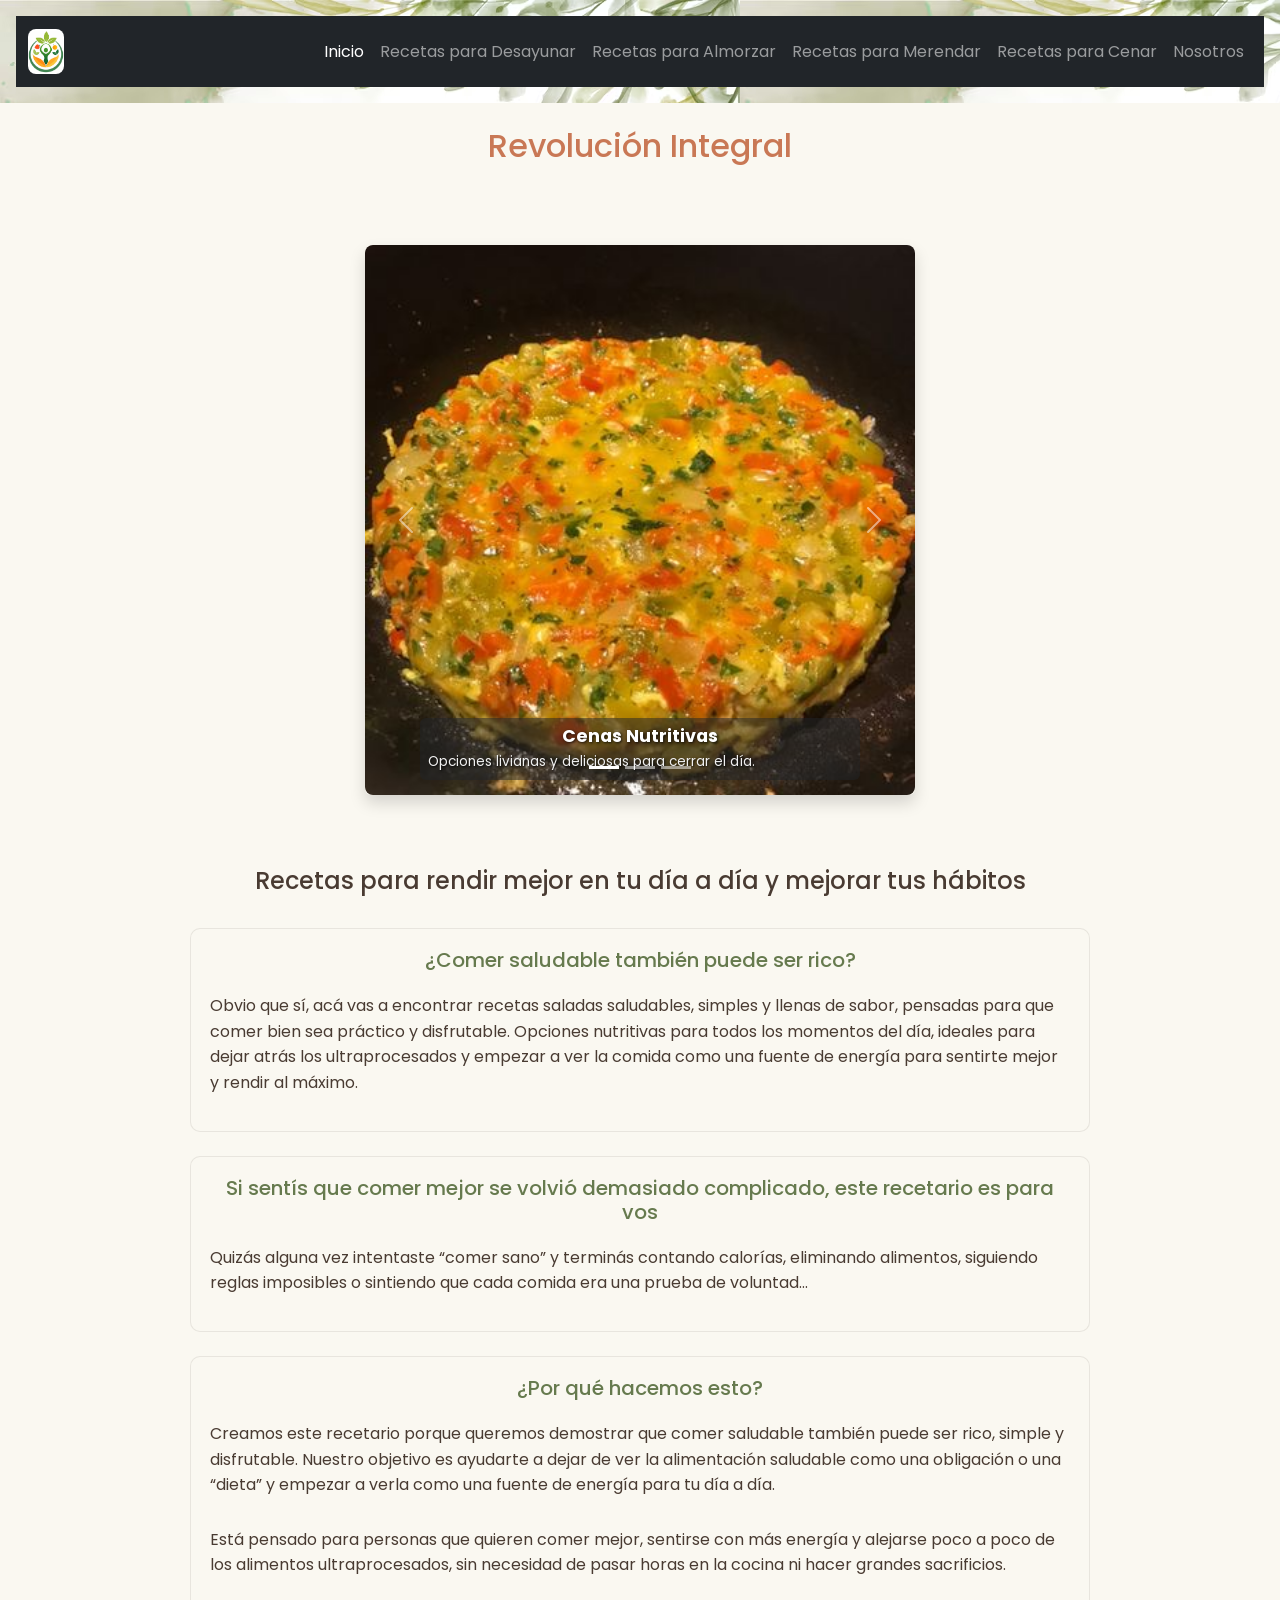
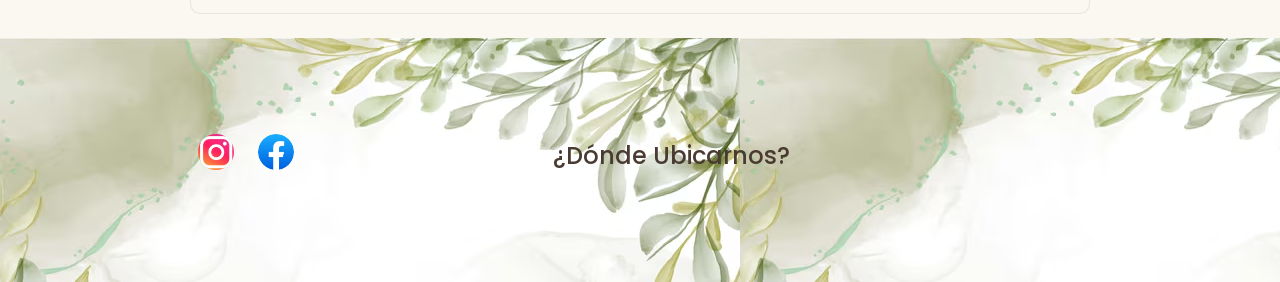
<file: index.html>
<!DOCTYPE html>
<html lang="es">

<head>
    <meta charset="UTF-8">
    <meta name="viewport" content="width=device-width, initial-scale=1.0">
    <title>Revolución Integral</title>

    <!-- Fuente Poppins -->
    <link rel="preconnect" href="https://fonts.googleapis.com">
    <link rel="preconnect" href="https://fonts.gstatic.com" crossorigin>
    <link
        href="https://fonts.googleapis.com/css2?family=Poppins:ital,wght@0,100;0,200;0,300;0,400;0,500;0,600;0,700;0,800;0,900;1,100;1,200;1,300;1,400;1,500;1,600;1,700;1,800;1,900&display=swap"
        rel="stylesheet">

    <!-- Bootstrap 5 CSS CDN -->
    <link href="https://cdn.jsdelivr.net/npm/bootstrap@5.3.3/dist/css/bootstrap.min.css" rel="stylesheet"
        integrity="sha384-QWTKZyjpPEjISv5WaRU9OFeRpok6YctnYmDr5pNlyT2bRjXh0JMhjY6hW+ALEwIH" crossorigin="anonymous">

    <!-- CSS propio -->
    <link rel="stylesheet" href="./style/style.css">
</head>

<body>
    <header class="header">
        <nav class="navbar navbar-expand-lg navbar-dark bg-dark w-100">
            <div class="container-fluid">
                <a class="navbar-brand logo d-flex align-items-center" href="#">
                    <img src="./imagen/logo.png" alt="Revolución Integral" style="max-height: 45px;">
                </a>
                <button class="navbar-toggler" type="button" data-bs-toggle="collapse" data-bs-target="#navbarPrincipal"
                    aria-controls="navbarPrincipal" aria-expanded="false" aria-label="Toggle navigation">
                    <span class="navbar-toggler-icon"></span>
                </button>
                <div class="collapse navbar-collapse justify-content-end" id="navbarPrincipal">
                    <ul class="navbar-nav mb-2 mb-lg-0">
                        <li class="nav-item">
                            <a class="nav-link active" aria-current="page" href="#">Inicio</a>
                        </li>
                        <li class="nav-item">
                            <a class="nav-link" href="./pages/desayuno.html">Recetas para Desayunar</a>
                        </li>
                        <li class="nav-item">
                            <a class="nav-link" href="./pages/almuerzo.html">Recetas para Almorzar</a>
                        </li>
                        <li class="nav-item">
                            <a class="nav-link" href="./pages/merienda.html">Recetas para Merendar</a>
                        </li>
                        <li class="nav-item">
                            <a class="nav-link" href="./pages/cena.html">Recetas para Cenar</a>
                        </li>
                        <li class="nav-item">
                            <a class="nav-link" href="./pages/nosotros.html">Nosotros</a>
                        </li>
                    </ul>
                </div>
            </div>
        </nav>
    </header>

    <main class="main">
        <h1>Revolución Integral</h1>

        <!-- Carrusel de recetas destacadas -->
        <section class="container my-4">
            <div id="carruselRecetas" class="carousel slide" data-bs-ride="carousel">
                <div class="carousel-indicators">
                    <button type="button" data-bs-target="#carruselRecetas" data-bs-slide-to="0" class="active"
                        aria-current="true" aria-label="Slide 1"></button>
                    <button type="button" data-bs-target="#carruselRecetas" data-bs-slide-to="1"
                        aria-label="Slide 2"></button>
                    <button type="button" data-bs-target="#carruselRecetas" data-bs-slide-to="2"
                        aria-label="Slide 3"></button>
                </div>
                <div class="carousel-inner rounded shadow">
                    <div class="carousel-item active">
                        <img src="./imagen/cena-tortilla-de-verduras.jpg" class="d-block w-100" alt="Cena saludable">
                        <div class="carousel-caption d-none d-md-block bg-dark bg-opacity-50 rounded p-2">
                            <h5>Cenas Nutritivas</h5>
                            <p>Opciones livianas y deliciosas para cerrar el día.</p>
                        </div>
                    </div>
                    <div class="carousel-item">
                        <img src="./imagen/desayuno-panqueques.jpg" class="d-block w-100" alt="Desayuno energético">
                        <div class="carousel-caption d-none d-md-block bg-dark bg-opacity-50 rounded p-2">
                            <h5>Desayunos Energéticos</h5>
                            <p>Empezá la mañana con energía real y sin ultraprocesados.</p>
                        </div>
                    </div>
                    <div class="carousel-item">
                        <img src="./imagen/almuerzo-polenta.jpg" class="d-block w-100" alt="Almuerzo práctico">
                        <div class="carousel-caption d-none d-md-block bg-dark bg-opacity-50 rounded p-2">
                            <h5>Almuerzos Prácticos</h5>
                            <p>Comidas rápidas, ricas y equilibradas.</p>
                        </div>
                    </div>
                </div>
                <button class="carousel-control-prev" type="button" data-bs-target="#carruselRecetas"
                    data-bs-slide="prev">
                    <span class="carousel-control-prev-icon" aria-hidden="true"></span>
                    <span class="visually-hidden">Anterior</span>
                </button>
                <button class="carousel-control-next" type="button" data-bs-target="#carruselRecetas"
                    data-bs-slide="next">
                    <span class="carousel-control-next-icon" aria-hidden="true"></span>
                    <span class="visually-hidden">Siguiente</span>
                </button>
            </div>
        </section>

        <section class="contenido-recetario">
            <h2>Recetas para rendir mejor en tu día a día y mejorar tus hábitos</h2>

            <article>
                <h3>¿Comer saludable también puede ser rico?</h3>
                <p>Obvio que sí, acá vas a encontrar recetas saladas saludables, simples y llenas de sabor, pensadas
                    para que comer bien sea práctico y disfrutable. Opciones nutritivas para todos los momentos del día,
                    ideales para dejar atrás los ultraprocesados y empezar a ver la comida como una fuente de energía
                    para sentirte mejor y rendir al máximo.</p>
            </article>

            <article>
                <h3>Si sentís que comer mejor se volvió demasiado complicado, este recetario es para vos</h3>
                <p>Quizás alguna vez intentaste “comer sano” y terminás contando calorías, eliminando alimentos,
                    siguiendo reglas imposibles o sintiendo que cada comida era una prueba de voluntad...</p>
            </article>

            <article>
                <h3>¿Por qué hacemos esto?</h3>
                <p>Creamos este recetario porque queremos demostrar que comer saludable también puede ser rico, simple y
                    disfrutable. Nuestro objetivo es ayudarte a dejar de ver la alimentación saludable como una
                    obligación o una “dieta” y empezar a verla como una fuente de energía para tu día a día.</p>
                <p>Está pensado para personas que quieren comer mejor, sentirse con más energía y alejarse poco a poco
                    de los alimentos ultraprocesados, sin necesidad de pasar horas en la cocina ni hacer grandes
                    sacrificios.</p>
            </article>
        </section>
    </main>

    <footer class="footer">
        <ul class="redes">
            <li>
                <a href="https://www.instagram.com/" target="_blank">
                    <img src="./imagen/instagram.jpg" alt="Instagram">
                </a>
            </li>
            <li>
                <a href="https://www.facebook.com/?locale=es_LA" target="_blank">
                    <img src="./imagen/facebook.webp" alt="Facebook">
                </a>
            </li>
        </ul>

        <div class="ubicacion">
            <h2 class="h2-nosotros">¿Dónde Ubicarnos?</h2>
            <iframe
                src="https://www.google.com/maps/embed?pb=!1m18!1m12!1m3!1d105073.44367080645!2d-58.515699354452145!3d-34.61566245842845!2m3!1f0!2f0!3f0!3m2!1i1024!2i768!4f13.1!3m3!1m2!1s0x95bcca3b4ef90cbd%3A0xa0b3812e88488f63!2sPuerto%20Madero%2C%20CABA!5e0!3m2!1ses-419!2sar!4v1700000000000!5m2!1ses-419!2sar"
                width="100%" height="250" style="border:0;" allowfullscreen="" loading="lazy"
                referrerpolicy="no-referrer-when-downgrade"></iframe>
        </div>
    </footer>

    <!-- Bootstrap 5 JS Bundle CDN -->
    <script src="https://cdn.jsdelivr.net/npm/bootstrap@5.3.3/dist/js/bootstrap.bundle.min.js"
        integrity="sha384-YvpcrYf0tY3lHB60NNkmXc5s9fDVZLESaAA55NDzOxhy9GkcIdslK1eN7N6jIeHz"
        crossorigin="anonymous"></script>
</body>

</html>
</file>
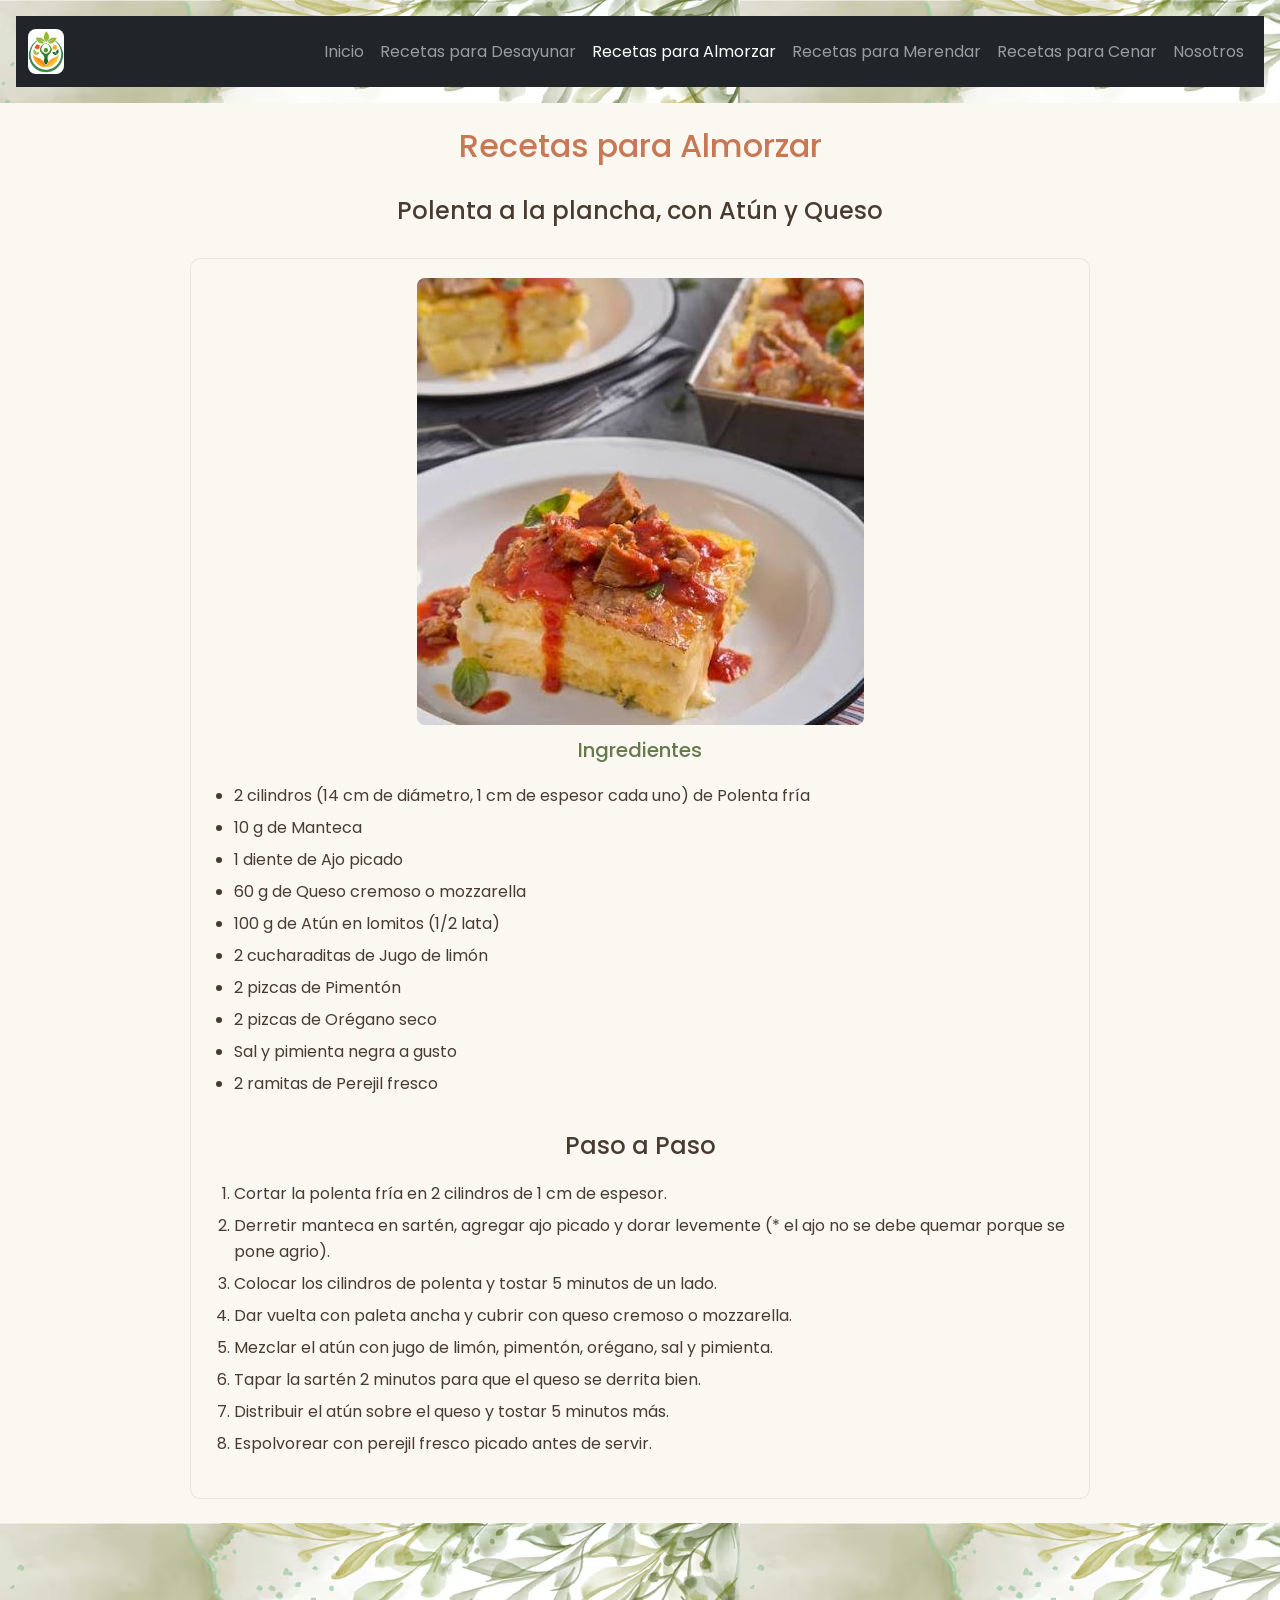
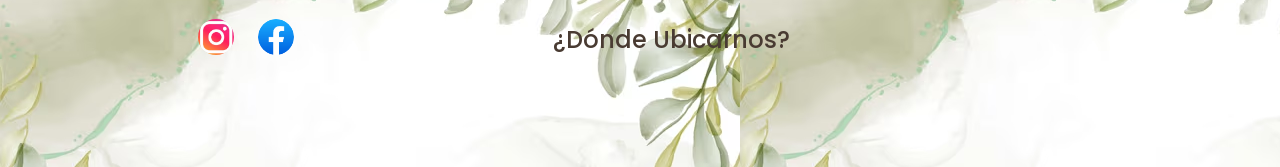
<file: pages/almuerzo.html>
<!DOCTYPE html>
<html lang="es">

<head>
    <meta charset="UTF-8">
    <meta name="viewport" content="width=device-width, initial-scale=1.0">
    <title>Recetas para Almorzar | Tu Sitio de Recetas</title>

    <!-- Tipografía Poppins -->
    <link rel="preconnect" href="https://fonts.googleapis.com">
    <link rel="preconnect" href="https://fonts.gstatic.com" crossorigin>
    <link href="https://fonts.googleapis.com/css2?family=Poppins:wght@300;400;500;600;700&display=swap"
        rel="stylesheet">

    <!-- 1. Bootstrap 5 CSS CDN -->
    <link href="https://cdn.jsdelivr.net/npm/bootstrap@5.3.3/dist/css/bootstrap.min.css" rel="stylesheet"
        integrity="sha384-QWTKZyjpPEjISv5WaRU9OFeRpok6YctnYmDr5pNlyT2bRjXh0JMhjY6hW+ALEwIH" crossorigin="anonymous">

    <!-- CSS unificado -->
    <link rel="stylesheet" href="../style/style.css">
</head>

<body>

    <!-- 2. Navbar de Bootstrap -->
    <header class="header">
        <nav class="navbar navbar-expand-lg navbar-dark bg-dark w-100">
            <div class="container-fluid">
                <a class="navbar-brand logo d-flex align-items-center" href="../index.html">
                    <img src="../imagen/logo.png" alt="Revolución Integral" style="max-height: 45px;">
                </a>
                <button class="navbar-toggler" type="button" data-bs-toggle="collapse" data-bs-target="#navbarPrincipal"
                    aria-controls="navbarPrincipal" aria-expanded="false" aria-label="Toggle navigation">
                    <span class="navbar-toggler-icon"></span>
                </button>
                <div class="collapse navbar-collapse justify-content-end" id="navbarPrincipal">
                    <ul class="navbar-nav mb-2 mb-lg-0">
                        <li class="nav-item">
                            <a class="nav-link" href="../index.html">Inicio</a>
                        </li>
                        <li class="nav-item">
                            <a class="nav-link" href="./desayuno.html">Recetas para Desayunar</a>
                        </li>
                        <li class="nav-item">
                            <a class="nav-link active" aria-current="page" href="./almuerzo.html">Recetas para
                                Almorzar</a>
                        </li>
                        <li class="nav-item">
                            <a class="nav-link" href="./merienda.html">Recetas para Merendar</a>
                        </li>
                        <li class="nav-item">
                            <a class="nav-link" href="./cena.html">Recetas para Cenar</a>
                        </li>
                        <li class="nav-item">
                            <a class="nav-link" href="./nosotros.html">Nosotros</a>
                        </li>
                    </ul>
                </div>
            </div>
        </nav>
    </header>

    <main class="main">
        <h1>Recetas para Almorzar</h1>

        <section class="contenido-recetario">
            <h2>Polenta a la plancha, con Atún y Queso</h2>

            <article>
                <div class="almuerzo">
                    <img src="../imagen/almuerzo-polenta.jpg" alt="Polenta a la plancha con atún y queso">
                </div>

                <h3>Ingredientes</h3>
                <ul>
                    <li>2 cilindros (14 cm de diámetro, 1 cm de espesor cada uno) de Polenta fría</li>
                    <li>10 g de Manteca</li>
                    <li>1 diente de Ajo picado</li>
                    <li>60 g de Queso cremoso o mozzarella</li>
                    <li>100 g de Atún en lomitos (1/2 lata)</li>
                    <li>2 cucharaditas de Jugo de limón</li>
                    <li>2 pizcas de Pimentón</li>
                    <li>2 pizcas de Orégano seco</li>
                    <li>Sal y pimienta negra a gusto</li>
                    <li>2 ramitas de Perejil fresco</li>
                </ul>

                <h4>Paso a Paso</h4>
                <ol>
                    <li>Cortar la polenta fría en 2 cilindros de 1 cm de espesor.</li>
                    <li>Derretir manteca en sartén, agregar ajo picado y dorar levemente (* el ajo no se debe quemar
                        porque se pone agrio).</li>
                    <li>Colocar los cilindros de polenta y tostar 5 minutos de un lado.</li>
                    <li>Dar vuelta con paleta ancha y cubrir con queso cremoso o mozzarella.</li>
                    <li>Mezclar el atún con jugo de limón, pimentón, orégano, sal y pimienta.</li>
                    <li>Tapar la sartén 2 minutos para que el queso se derrita bien.</li>
                    <li>Distribuir el atún sobre el queso y tostar 5 minutos más.</li>
                    <li>Espolvorear con perejil fresco picado antes de servir.</li>
                </ol>
            </article>
        </section>
    </main>

    <footer class="footer">
        <ul class="redes">
            <li>
                <a href="https://www.instagram.com/" target="_blank">
                    <img src="../imagen/instagram.jpg" alt="Instagram">
                </a>
            </li>
            <li>
                <a href="https://www.facebook.com/?locale=es_LA" target="_blank">
                    <img src="../imagen/facebook.webp" alt="Facebook">
                </a>
            </li>
        </ul>

        <div class="ubicacion">
            <h2 class="h2-nosotros">¿Dónde Ubicarnos?</h2>
            <iframe
                src="https://www.google.com/maps/embed?pb=!1m18!1m12!1m3!1d3284.0167132768494!2d-58.384150723467615!3d-34.60373887295412!2m3!1f0!2f0!3f0!3m2!1i1024!2i768!4f13.1!3m3!1m2!1s0x4aa9f0a6da5edb%3A0x11bead4e234e558b!2sObelisco!5e0!3m2!1ses!2sar!4v1700000000000!5m2!1ses!2sar"
                width="600" height="450" style="border:0;" allowfullscreen="" loading="lazy"
                referrerpolicy="no-referrer-when-downgrade"></iframe>
        </div>
    </footer>

    <!-- 3. Bootstrap 5 JS Bundle -->
    <script src="https://cdn.jsdelivr.net/npm/bootstrap@5.3.3/dist/js/bootstrap.bundle.min.js"
        integrity="sha384-YvpcrYf0tY3lHB60NNkmXc5s9fDVZLESaAA55NDzOxhy9GkcIdslK1eN7N6jIeHz"
        crossorigin="anonymous"></script>
</body>

</html>
</file>
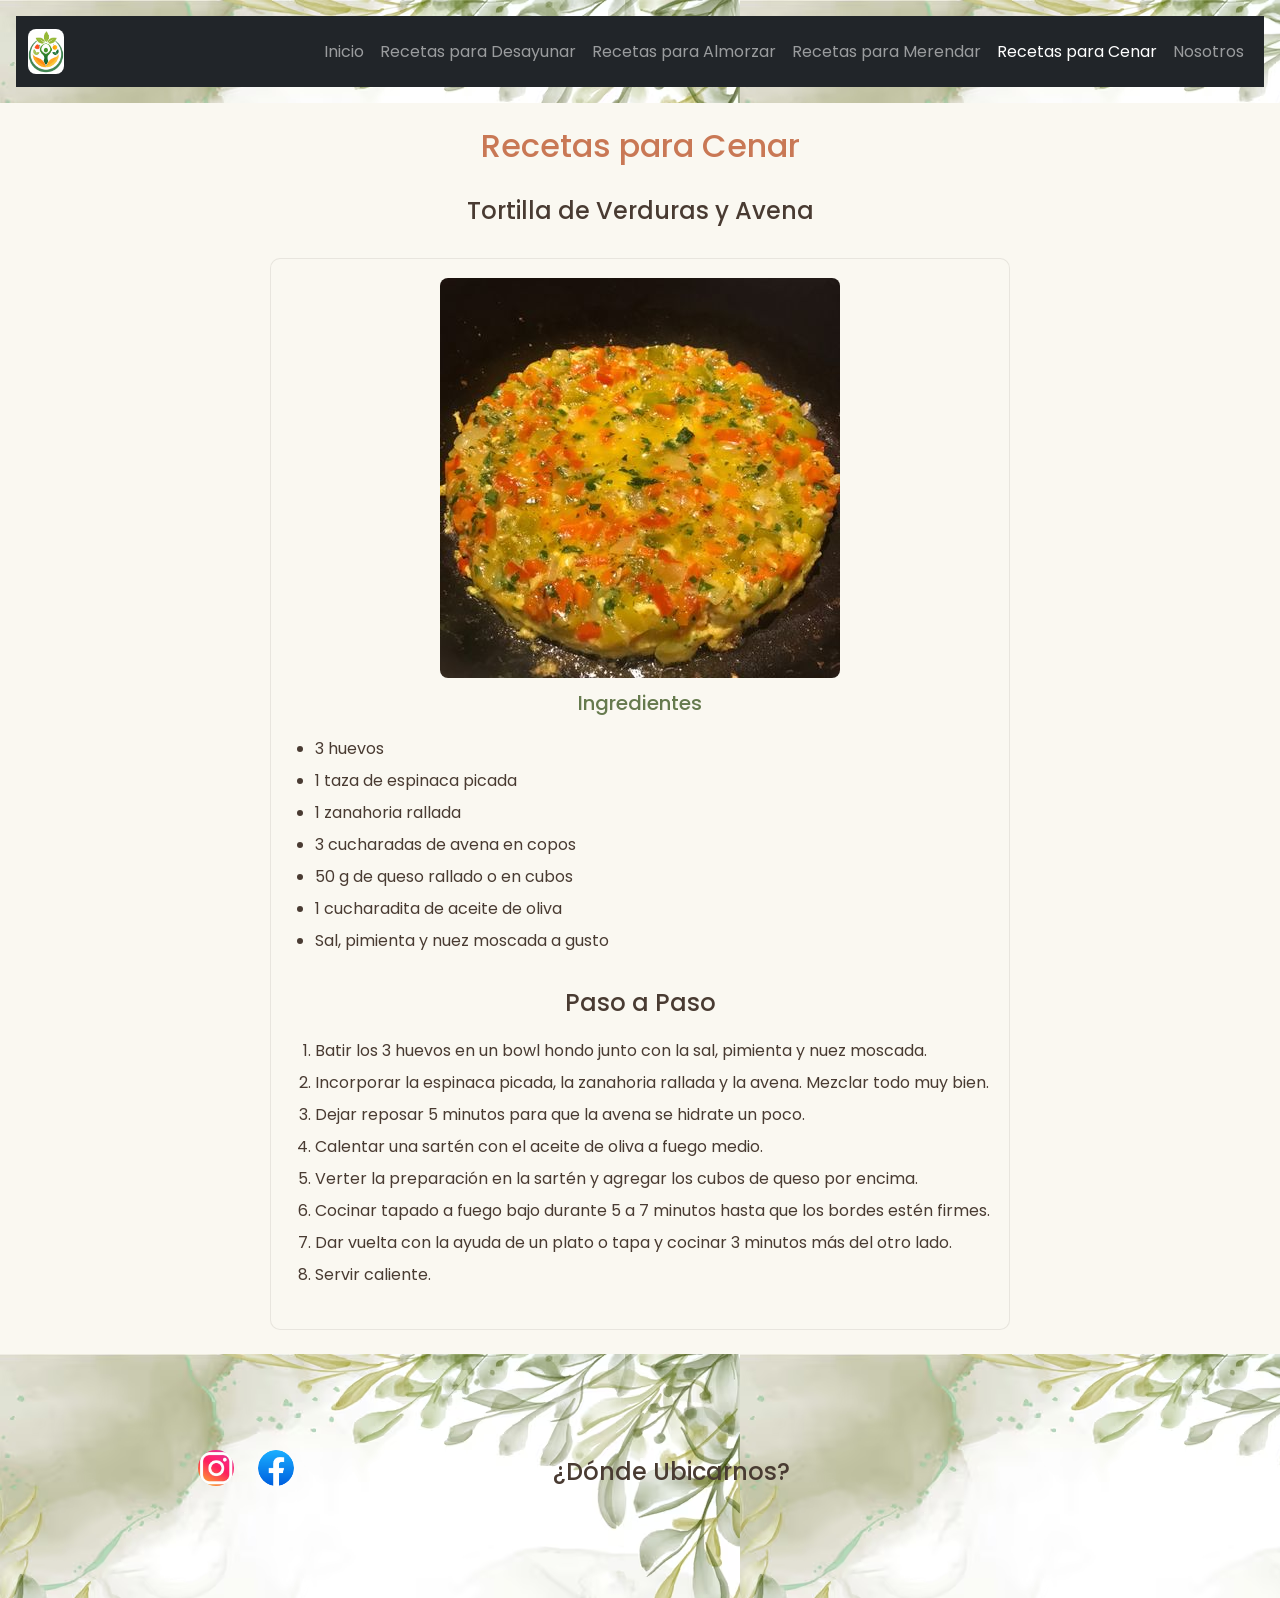
<file: pages/cena.html>
<!DOCTYPE html>
<html lang="es">

<head>
    <meta charset="UTF-8">
    <meta name="viewport" content="width=device-width, initial-scale=1.0">
    <title>Recetas para Cenar | Tu Sitio de Recetas</title>

    <!-- Tipografía Poppins -->
    <link rel="preconnect" href="https://fonts.googleapis.com">
    <link rel="preconnect" href="https://fonts.gstatic.com" crossorigin>
    <link href="https://fonts.googleapis.com/css2?family=Poppins:wght@300;400;500;600;700&display=swap"
        rel="stylesheet">

    <!-- Bootstrap 5 CSS CDN -->
    <link href="https://cdn.jsdelivr.net/npm/bootstrap@5.3.3/dist/css/bootstrap.min.css" rel="stylesheet"
        integrity="sha384-QWTKZyjpPEjISv5WaRU9OFeRpok6YctnYmDr5pNlyT2bRjXh0JMhjY6hW+ALEwIH" crossorigin="anonymous">

    <!-- CSS unificado -->
    <link rel="stylesheet" href="../style/style.css">
</head>

<body>

    <header class="header">
        <nav class="navbar navbar-expand-lg navbar-dark bg-dark w-100">
            <div class="container-fluid">
                <a class="navbar-brand logo d-flex align-items-center" href="../index.html">
                    <img src="../imagen/logo.png" alt="Revolución Integral" style="max-height: 45px;">
                </a>
                <button class="navbar-toggler" type="button" data-bs-toggle="collapse" data-bs-target="#navbarPrincipal"
                    aria-controls="navbarPrincipal" aria-expanded="false" aria-label="Toggle navigation">
                    <span class="navbar-toggler-icon"></span>
                </button>
                <div class="collapse navbar-collapse justify-content-end" id="navbarPrincipal">
                    <ul class="navbar-nav mb-2 mb-lg-0">
                        <li class="nav-item">
                            <a class="nav-link" href="../index.html">Inicio</a>
                        </li>
                        <li class="nav-item">
                            <a class="nav-link" href="./desayuno.html">Recetas para Desayunar</a>
                        </li>
                        <li class="nav-item">
                            <a class="nav-link" href="./almuerzo.html">Recetas para Almorzar</a>
                        </li>
                        <li class="nav-item">
                            <a class="nav-link" href="./merienda.html">Recetas para Merendar</a>
                        </li>
                        <li class="nav-item">
                            <a class="nav-link active" aria-current="page" href="./cena.html">Recetas para Cenar</a>
                        </li>
                        <li class="nav-item">
                            <a class="nav-link" href="./nosotros.html">Nosotros</a>
                        </li>
                    </ul>
                </div>
            </div>
        </nav>
    </header>

    <main class="main">
        <h1>Recetas para Cenar</h1>

        <section class="contenido-recetario">
            <h2>Tortilla de Verduras y Avena</h2>

            <article>
                <div class="cena">
                    <img src="../imagen/cena-tortilla-de-verduras.jpg" alt="Tortilla saludable de verduras y avena">
                </div>

                <h3>Ingredientes</h3>
                <ul>
                    <li>3 huevos</li>
                    <li>1 taza de espinaca picada</li>
                    <li>1 zanahoria rallada</li>
                    <li>3 cucharadas de avena en copos</li>
                    <li>50 g de queso rallado o en cubos</li>
                    <li>1 cucharadita de aceite de oliva</li>
                    <li>Sal, pimienta y nuez moscada a gusto</li>
                </ul>

                <h4>Paso a Paso</h4>
                <ol>
                    <li>Batir los 3 huevos en un bowl hondo junto con la sal, pimienta y nuez moscada.</li>
                    <li>Incorporar la espinaca picada, la zanahoria rallada y la avena. Mezclar todo muy bien.</li>
                    <li>Dejar reposar 5 minutos para que la avena se hidrate un poco.</li>
                    <li>Calentar una sartén con el aceite de oliva a fuego medio.</li>
                    <li>Verter la preparación en la sartén y agregar los cubos de queso por encima.</li>
                    <li>Cocinar tapado a fuego bajo durante 5 a 7 minutos hasta que los bordes estén firmes.</li>
                    <li>Dar vuelta con la ayuda de un plato o tapa y cocinar 3 minutos más del otro lado.</li>
                    <li>Servir caliente.</li>
                </ol>
            </article>
        </section>
    </main>

    <footer class="footer">
        <ul class="redes">
            <li>
                <a href="https://www.instagram.com/" target="_blank">
                    <img src="../imagen/instagram.jpg" alt="Instagram">
                </a>
            </li>
            <li>
                <a href="https://www.facebook.com/?locale=es_LA" target="_blank">
                    <img src="../imagen/facebook.webp" alt="Facebook">
                </a>
            </li>
        </ul>

        <div class="ubicacion">
            <h2 class="h2-nosotros">¿Dónde Ubicarnos?</h2>
            <iframe
                src="https://www.google.com/maps/embed?pb=!1m18!1m12!1m3!1d3284.016887889447!2d-58.3815704!3d-34.6037389!2m3!1f0!2f0!3f0!3m2!1i1024!2i768!4f13.1!3m3!1m2!1s0x4aa9f0a6da5edb%3A0x11bead4e234e558b!2sObelisco!5e0!3m2!1ses!2sar!4v1600000000000!5m2!1ses!2sar"
                width="100%" height="250" style="border:0;" allowfullscreen="" loading="lazy"></iframe>
        </div>
    </footer>

    <!-- Bootstrap 5 JS Bundle -->
    <script src="https://cdn.jsdelivr.net/npm/bootstrap@5.3.3/dist/js/bootstrap.bundle.min.js"
        integrity="sha384-YvpcrYf0tY3lHB60NNkmXc5s9fDVZLESaAA55NDzOxhy9GkcIdslK1eN7N6jIeHz"
        crossorigin="anonymous"></script>
</body>

</html>
</file>
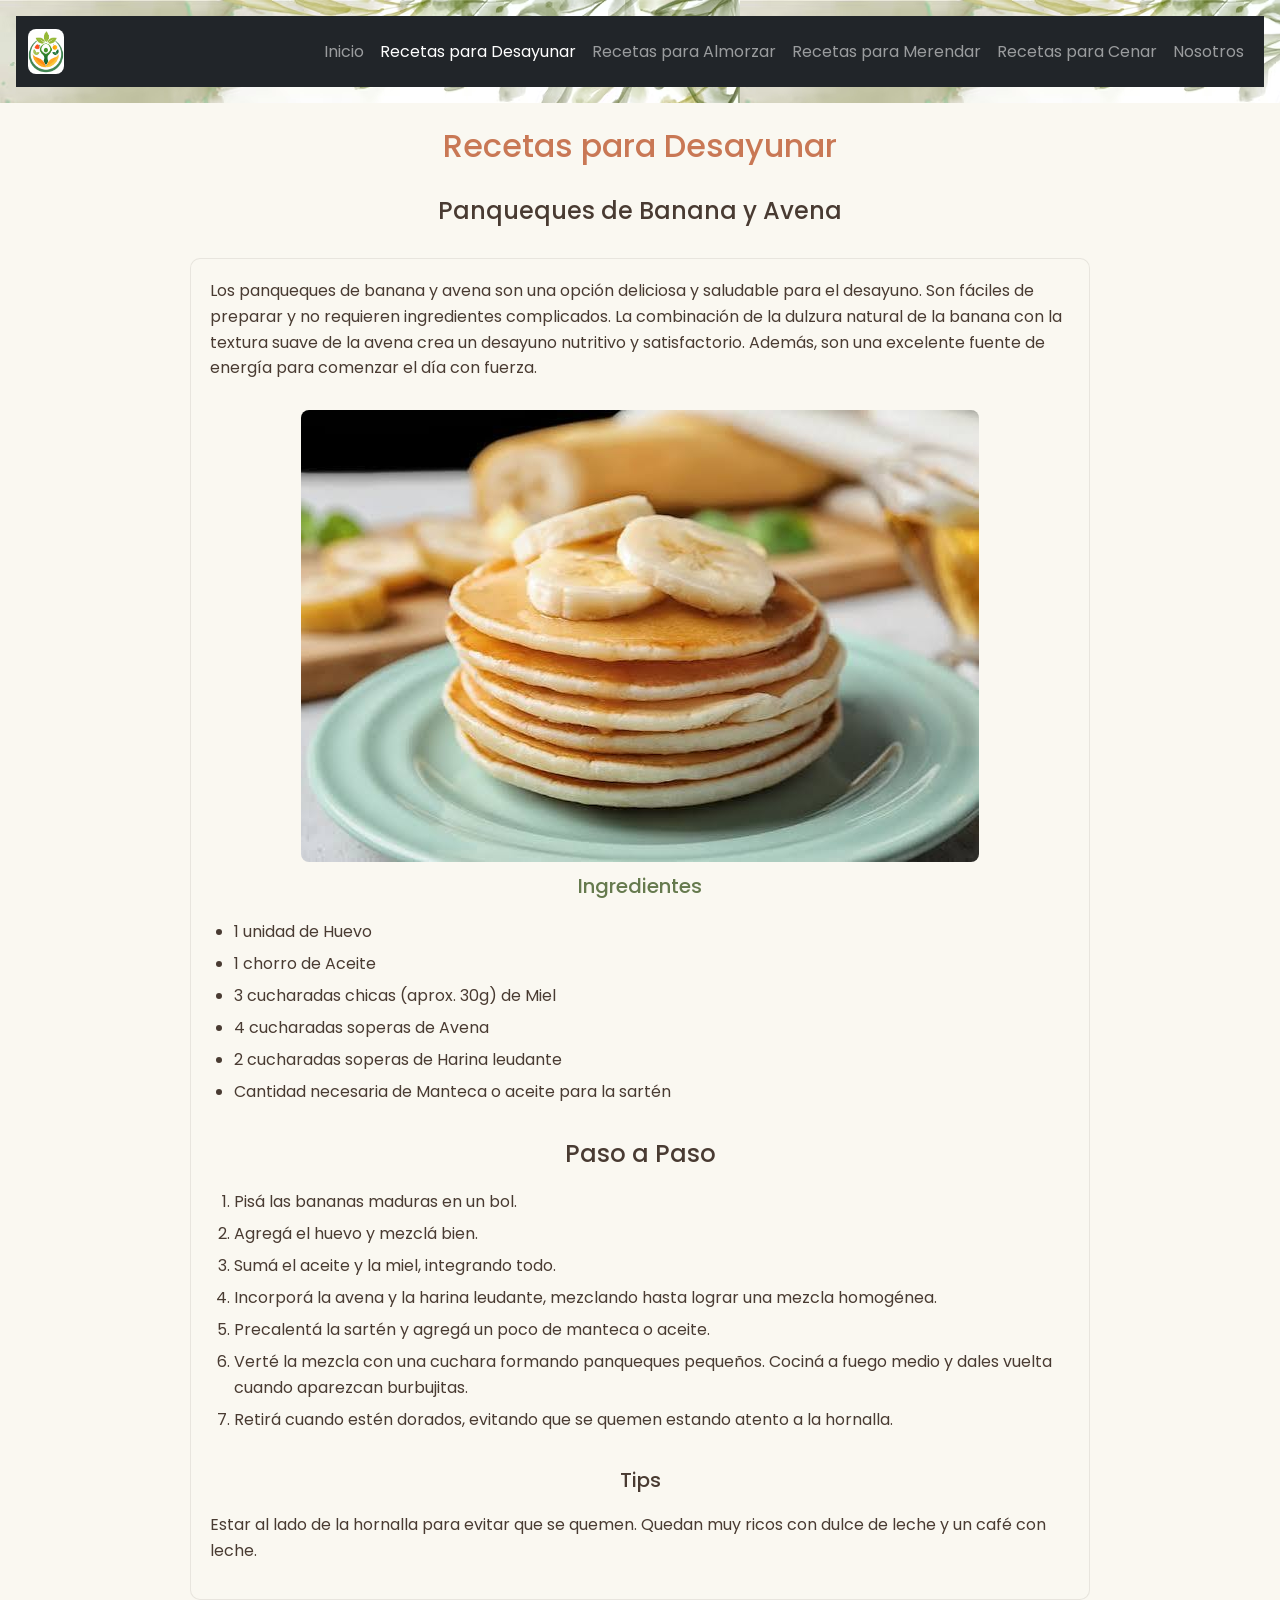
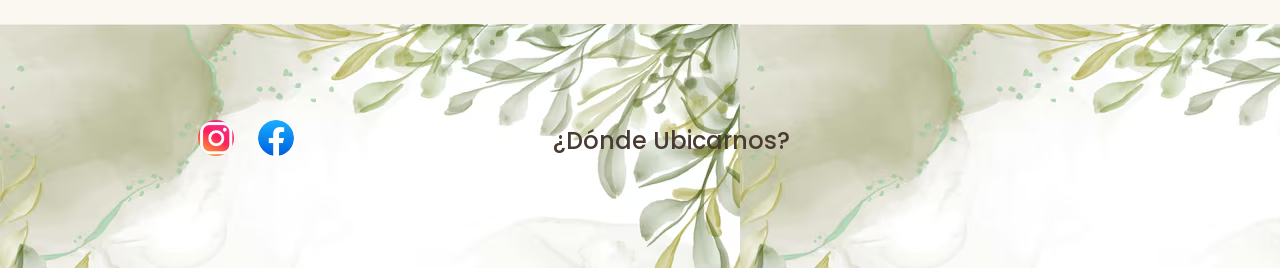
<file: pages/desayuno.html>
<!DOCTYPE html>
<html lang="es">

<head>
    <meta charset="UTF-8">
    <meta name="viewport" content="width=device-width, initial-scale=1.0">
    <title>Recetas para Desayuno | Tu Sitio de Recetas</title>

    <!-- Tipografía Poppins -->
    <link rel="preconnect" href="https://fonts.googleapis.com">
    <link rel="preconnect" href="https://fonts.gstatic.com" crossorigin>
    <link href="https://fonts.googleapis.com/css2?family=Poppins:wght@300;400;500;600;700&display=swap"
        rel="stylesheet">

    <!-- Bootstrap 5 CSS CDN -->
    <link href="https://cdn.jsdelivr.net/npm/bootstrap@5.3.3/dist/css/bootstrap.min.css" rel="stylesheet"
        integrity="sha384-QWTKZyjpPEjISv5WaRU9OFeRpok6YctnYmDr5pNlyT2bRjXh0JMhjY6hW+ALEwIH" crossorigin="anonymous">

    <!-- CSS unificado -->
    <link rel="stylesheet" href="../style/style.css">
</head>

<body>

    <header class="header">
        <nav class="navbar navbar-expand-lg navbar-dark bg-dark w-100">
            <div class="container-fluid">
                <a class="navbar-brand logo d-flex align-items-center" href="../index.html">
                    <img src="../imagen/logo.png" alt="Revolución Integral" style="max-height: 45px;">
                </a>
                <button class="navbar-toggler" type="button" data-bs-toggle="collapse" data-bs-target="#navbarPrincipal"
                    aria-controls="navbarPrincipal" aria-expanded="false" aria-label="Toggle navigation">
                    <span class="navbar-toggler-icon"></span>
                </button>
                <div class="collapse navbar-collapse justify-content-end" id="navbarPrincipal">
                    <ul class="navbar-nav mb-2 mb-lg-0">
                        <li class="nav-item">
                            <a class="nav-link" href="../index.html">Inicio</a>
                        </li>
                        <li class="nav-item">
                            <a class="nav-link active" aria-current="page" href="./desayuno.html">Recetas para
                                Desayunar</a>
                        </li>
                        <li class="nav-item">
                            <a class="nav-link" href="./almuerzo.html">Recetas para Almorzar</a>
                        </li>
                        <li class="nav-item">
                            <a class="nav-link" href="./merienda.html">Recetas para Merendar</a>
                        </li>
                        <li class="nav-item">
                            <a class="nav-link" href="./cena.html">Recetas para Cenar</a>
                        </li>
                        <li class="nav-item">
                            <a class="nav-link" href="./nosotros.html">Nosotros</a>
                        </li>
                    </ul>
                </div>
            </div>
        </nav>
    </header>

    <main class="main">
        <h1>Recetas para Desayunar</h1>

        <section class="contenido-recetario">
            <h2>Panqueques de Banana y Avena</h2>

            <article>
                <p>
                    Los panqueques de banana y avena son una opción deliciosa y saludable para el desayuno.
                    Son fáciles de preparar y no requieren ingredientes complicados. La combinación de la dulzura
                    natural de la banana con la textura suave de la avena crea un desayuno nutritivo y satisfactorio.
                    Además, son una excelente fuente de energía para comenzar el día con fuerza.
                </p>

                <div class="desayuno">
                    <img src="../imagen/desayuno-panqueques.jpg" alt="Plato con panqueques de banana y avena">
                </div>

                <h3>Ingredientes</h3>
                <ul>
                    <li>1 unidad de Huevo</li>
                    <li>1 chorro de Aceite</li>
                    <li>3 cucharadas chicas (aprox. 30g) de Miel</li>
                    <li>4 cucharadas soperas de Avena</li>
                    <li>2 cucharadas soperas de Harina leudante</li>
                    <li>Cantidad necesaria de Manteca o aceite para la sartén</li>
                </ul>

                <h4 class="h4-desayuno">Paso a Paso</h4>
                <ol>
                    <li>Pisá las bananas maduras en un bol.</li>
                    <li>Agregá el huevo y mezclá bien.</li>
                    <li>Sumá el aceite y la miel, integrando todo.</li>
                    <li>Incorporá la avena y la harina leudante, mezclando hasta lograr una mezcla homogénea.</li>
                    <li>Precalentá la sartén y agregá un poco de manteca o aceite.</li>
                    <li>Verté la mezcla con una cuchara formando panqueques pequeños. Cociná a fuego medio y dales
                        vuelta cuando aparezcan burbujitas.</li>
                    <li>Retirá cuando estén dorados, evitando que se quemen estando atento a la hornalla.</li>
                </ol>

                <h5 class="h5-desayuno">Tips</h5>
                <p>Estar al lado de la hornalla para evitar que se quemen. Quedan muy ricos con dulce de leche y un café
                    con leche.</p>
            </article>
        </section>
    </main>

    <footer class="footer">
        <ul class="redes">
            <li>
                <a href="https://www.instagram.com/" target="_blank">
                    <img src="../imagen/instagram.jpg" alt="Instagram">
                </a>
            </li>
            <li>
                <a href="https://www.facebook.com/?locale=es_LA" target="_blank">
                    <img src="../imagen/facebook.webp" alt="Facebook">
                </a>
            </li>
        </ul>

        <div class="ubicacion">
            <h2 class="h2-nosotros">¿Dónde Ubicarnos?</h2>
            <iframe
                src="https://www.google.com/maps/embed?pb=!1m18!1m12!1m3!1d105143.24497021496!2d-58.60934055664066!3d-34.56048199999999!2m3!1f0!2f0!3f0!3m2!1i1024!2i768!4f13.1!3m3!1m2!1s0x95bcb784d8e02d67%3A0xf922b68af1a290!2sNRD%20Nutrici%C3%B3n!5e0!3m2!1ses-419!2sar!4v1787863194541!5m2!1ses-419!2sar"
                allowfullscreen="" loading="lazy" referrerpolicy="strict-origin-when-cross-origin"></iframe>
        </div>
    </footer>

    <!-- Bootstrap 5 JS Bundle -->
    <script src="https://cdn.jsdelivr.net/npm/bootstrap@5.3.3/dist/js/bootstrap.bundle.min.js"
        integrity="sha384-YvpcrYf0tY3lHB60NNkmXc5s9fDVZLESaAA55NDzOxhy9GkcIdslK1eN7N6jIeHz"
        crossorigin="anonymous"></script>
</body>

</html>
</file>
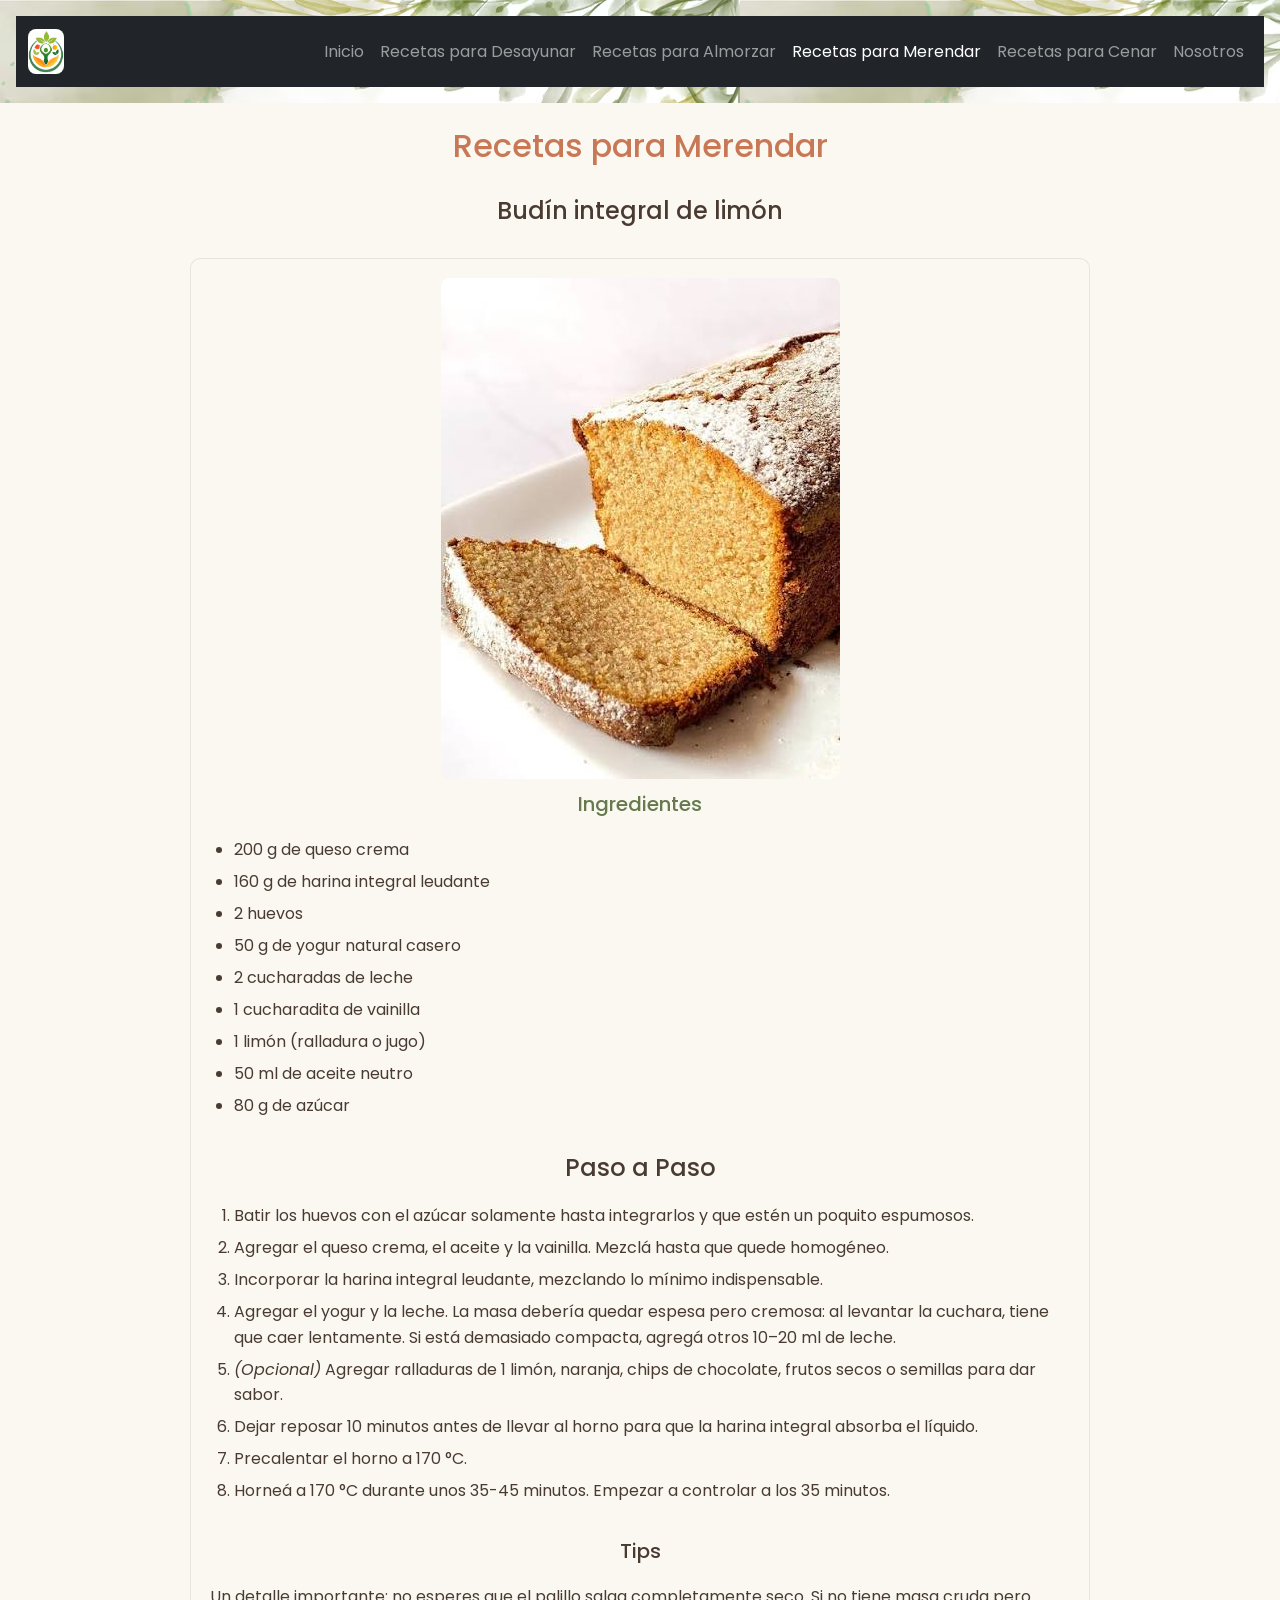
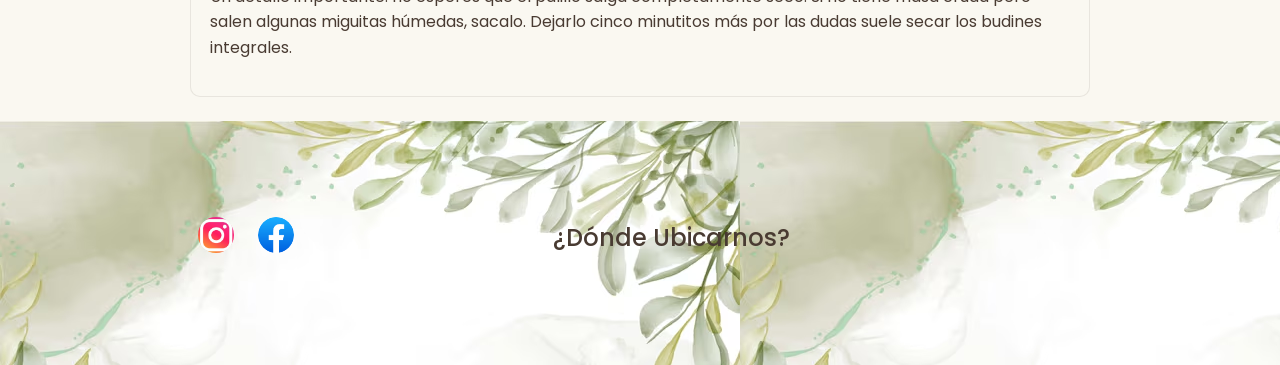
<file: pages/merienda.html>
<!DOCTYPE html>
<html lang="es">

<head>
    <meta charset="UTF-8">
    <meta name="viewport" content="width=device-width, initial-scale=1.0">
    <title>Recetas para Merienda | Tu Sitio de Recetas</title>

    <!-- Tipografía Poppins -->
    <link rel="preconnect" href="https://fonts.googleapis.com">
    <link rel="preconnect" href="https://fonts.gstatic.com" crossorigin>
    <link href="https://fonts.googleapis.com/css2?family=Poppins:wght@300;400;500;600;700&display=swap"
        rel="stylesheet">

    <!-- Bootstrap 5 CSS CDN -->
    <link href="https://cdn.jsdelivr.net/npm/bootstrap@5.3.3/dist/css/bootstrap.min.css" rel="stylesheet"
        integrity="sha384-QWTKZyjpPEjISv5WaRU9OFeRpok6YctnYmDr5pNlyT2bRjXh0JMhjY6hW+ALEwIH" crossorigin="anonymous">

    <!-- CSS unificado -->
    <link rel="stylesheet" href="../style/style.css">
</head>

<body>

    <header class="header">
        <nav class="navbar navbar-expand-lg navbar-dark bg-dark w-100">
            <div class="container-fluid">
                <a class="navbar-brand logo d-flex align-items-center" href="../index.html">
                    <img src="../imagen/logo.png" alt="Revolución Integral" style="max-height: 45px;">
                </a>
                <button class="navbar-toggler" type="button" data-bs-toggle="collapse" data-bs-target="#navbarPrincipal"
                    aria-controls="navbarPrincipal" aria-expanded="false" aria-label="Toggle navigation">
                    <span class="navbar-toggler-icon"></span>
                </button>
                <div class="collapse navbar-collapse justify-content-end" id="navbarPrincipal">
                    <ul class="navbar-nav mb-2 mb-lg-0">
                        <li class="nav-item">
                            <a class="nav-link" href="../index.html">Inicio</a>
                        </li>
                        <li class="nav-item">
                            <a class="nav-link" href="./desayuno.html">Recetas para Desayunar</a>
                        </li>
                        <li class="nav-item">
                            <a class="nav-link" href="./almuerzo.html">Recetas para Almorzar</a>
                        </li>
                        <li class="nav-item">
                            <a class="nav-link active" aria-current="page" href="./merienda.html">Recetas para
                                Merendar</a>
                        </li>
                        <li class="nav-item">
                            <a class="nav-link" href="./cena.html">Recetas para Cenar</a>
                        </li>
                        <li class="nav-item">
                            <a class="nav-link" href="./nosotros.html">Nosotros</a>
                        </li>
                    </ul>
                </div>
            </div>
        </nav>
    </header>

    <main class="main">
        <h1>Recetas para Merendar</h1>

        <section class="contenido-recetario">
            <h2>Budín integral de limón</h2>

            <article>
                <div class="merienda">
                    <img src="../imagen/merienda-budin-de-limon.jpg" alt="Budín integral de limón recién horneado">
                </div>

                <h3>Ingredientes</h3>
                <ul>
                    <li>200 g de queso crema</li>
                    <li>160 g de harina integral leudante</li>
                    <li>2 huevos</li>
                    <li>50 g de yogur natural casero</li>
                    <li>2 cucharadas de leche</li>
                    <li>1 cucharadita de vainilla</li>
                    <li>1 limón (ralladura o jugo)</li>
                    <li>50 ml de aceite neutro</li>
                    <li>80 g de azúcar</li>
                </ul>

                <h4>Paso a Paso</h4>
                <ol>
                    <li>Batir los huevos con el azúcar solamente hasta integrarlos y que estén un poquito espumosos.
                    </li>
                    <li>Agregar el queso crema, el aceite y la vainilla. Mezclá hasta que quede homogéneo.</li>
                    <li>Incorporar la harina integral leudante, mezclando lo mínimo indispensable.</li>
                    <li>Agregar el yogur y la leche. La masa debería quedar espesa pero cremosa: al levantar la cuchara,
                        tiene que caer lentamente. Si está demasiado compacta, agregá otros 10–20 ml de leche.</li>
                    <li><em>(Opcional)</em> Agregar ralladuras de 1 limón, naranja, chips de chocolate, frutos secos o
                        semillas para dar sabor.</li>
                    <li>Dejar reposar 10 minutos antes de llevar al horno para que la harina integral absorba el
                        líquido.</li>
                    <li>Precalentar el horno a 170 °C.</li>
                    <li>Horneá a 170 °C durante unos 35-45 minutos. Empezar a controlar a los 35 minutos.</li>
                </ol>

                <h5>Tips</h5>
                <p>Un detalle importante: no esperes que el palillo salga completamente seco. Si no tiene masa cruda
                    pero salen algunas miguitas húmedas, sacalo. Dejarlo cinco minutitos más por las dudas suele secar
                    los budines integrales.</p>
            </article>
        </section>
    </main>

    <footer class="footer">
        <ul class="redes">
            <li>
                <a href="https://www.instagram.com/" target="_blank">
                    <img src="../imagen/instagram.jpg" alt="Instagram">
                </a>
            </li>
            <li>
                <a href="https://www.facebook.com/?locale=es_LA" target="_blank">
                    <img src="../imagen/facebook.webp" alt="Facebook">
                </a>
            </li>
        </ul>

        <div class="ubicacion">
            <h2 class="h2-nosotros">¿Dónde Ubicarnos?</h2>
            <iframe
                src="https://www.google.com/maps/embed?pb=!1m18!1m12!1m3!1d105143.24497021496!2d-58.60934055664066!3d-34.56048199999999!2m3!1f0!2f0!3f0!3m2!1i1024!2i768!4f13.1!3m3!1m2!1s0x95bcb784d8e02d67%3A0xf922b68af1a290!2sNRD%20Nutrici%C3%B3n!5e0!3m2!1ses-419!2sar!4v1787863194541!5m2!1ses-419!2sar"
                allowfullscreen="" loading="lazy" referrerpolicy="strict-origin-when-cross-origin"></iframe>
        </div>
    </footer>

    <!-- Bootstrap 5 JS Bundle -->
    <script src="https://cdn.jsdelivr.net/npm/bootstrap@5.3.3/dist/js/bootstrap.bundle.min.js"
        integrity="sha384-YvpcrYf0tY3lHB60NNkmXc5s9fDVZLESaAA55NDzOxhy9GkcIdslK1eN7N6jIeHz"
        crossorigin="anonymous"></script>
</body>

</html>
</file>
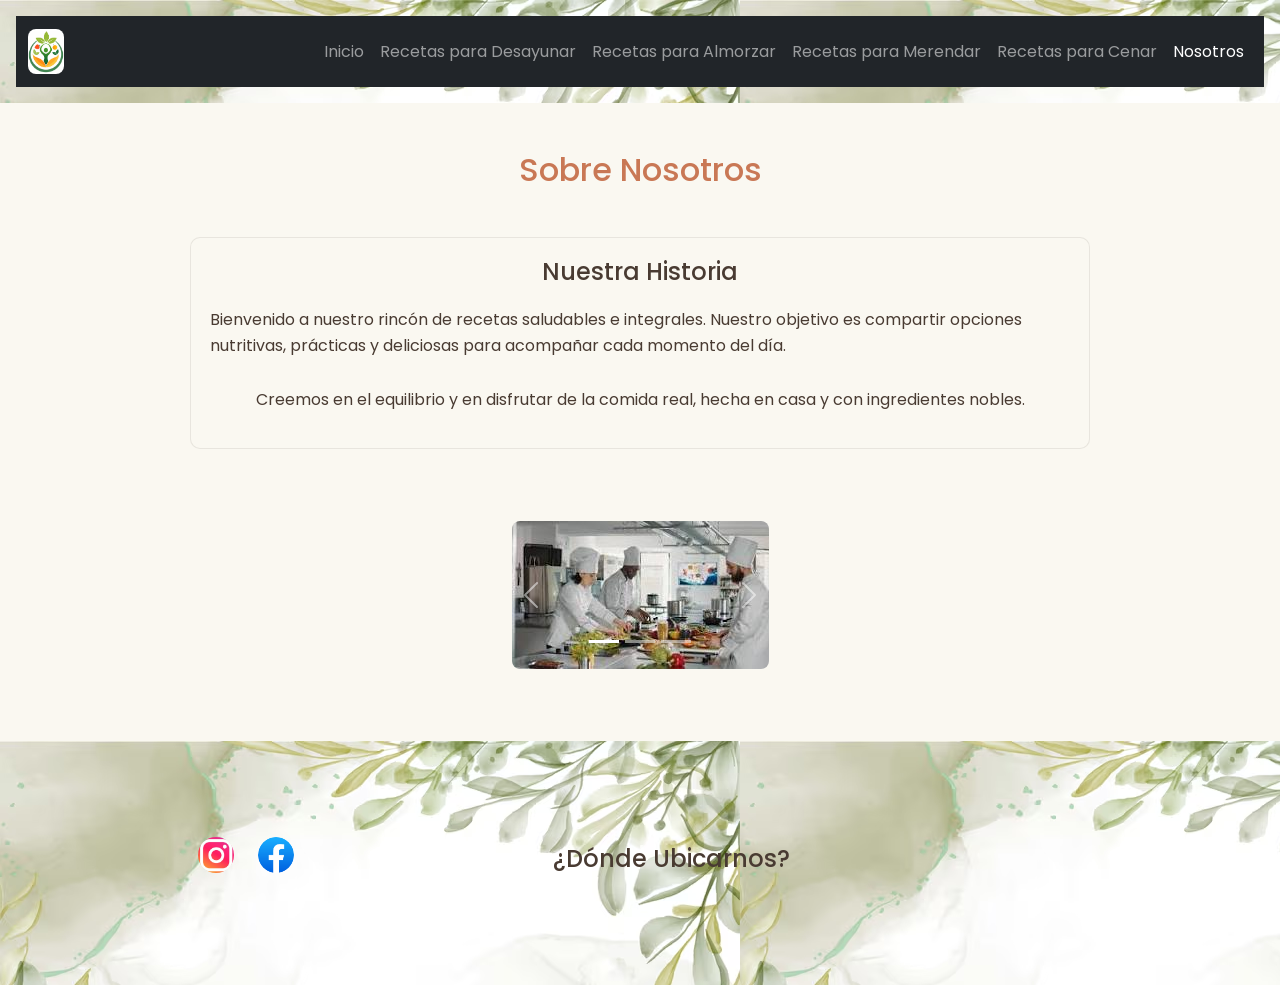
<file: pages/nosotros.html>
<!DOCTYPE html>
<html lang="es">

<head>
    <meta charset="UTF-8">
    <meta name="viewport" content="width=device-width, initial-scale=1.0">
    <title>Nosotros | Tu Sitio de Recetas</title>

    <!-- Tipografía Poppins -->
    <link rel="preconnect" href="https://fonts.googleapis.com">
    <link rel="preconnect" href="https://fonts.gstatic.com" crossorigin>
    <link href="https://fonts.googleapis.com/css2?family=Poppins:wght@300;400;500;600;700&display=swap"
        rel="stylesheet">

    <!-- Bootstrap 5 CSS CDN -->
    <link href="https://cdn.jsdelivr.net/npm/bootstrap@5.3.3/dist/css/bootstrap.min.css" rel="stylesheet"
        integrity="sha384-QWTKZyjpPEjISv5WaRU9OFeRpok6YctnYmDr5pNlyT2bRjXh0JMhjY6hW+ALEwIH" crossorigin="anonymous">

    <!-- CSS unificado -->
    <link rel="stylesheet" href="../style/style.css">
</head>

<body>

    <header class="header">
        <nav class="navbar navbar-expand-lg navbar-dark bg-dark w-100">
            <div class="container-fluid">
                <a class="navbar-brand logo d-flex align-items-center" href="../index.html">
                    <img src="../imagen/logo.png" alt="Revolución Integral" style="max-height: 45px;">
                </a>
                <button class="navbar-toggler" type="button" data-bs-toggle="collapse" data-bs-target="#navbarPrincipal"
                    aria-controls="navbarPrincipal" aria-expanded="false" aria-label="Toggle navigation">
                    <span class="navbar-toggler-icon"></span>
                </button>
                <div class="collapse navbar-collapse justify-content-end" id="navbarPrincipal">
                    <ul class="navbar-nav mb-2 mb-lg-0">
                        <li class="nav-item">
                            <a class="nav-link" href="../index.html">Inicio</a>
                        </li>
                        <li class="nav-item">
                            <a class="nav-link" href="./desayuno.html">Recetas para Desayunar</a>
                        </li>
                        <li class="nav-item">
                            <a class="nav-link" href="./almuerzo.html">Recetas para Almorzar</a>
                        </li>
                        <li class="nav-item">
                            <a class="nav-link" href="./merienda.html">Recetas para Merendar</a>
                        </li>
                        <li class="nav-item">
                            <a class="nav-link" href="./cena.html">Recetas para Cenar</a>
                        </li>
                        <li class="nav-item">
                            <a class="nav-link active" aria-current="page" href="./nosotros.html">Nosotros</a>
                        </li>
                    </ul>
                </div>
            </div>
        </nav>
    </header>

    <main class="main container my-4">
        <h1 class="text-center mb-4">Sobre Nosotros</h1>

        <section class="contenido-recetario">
            <article class="mb-4">
                <h2>Nuestra Historia</h2>
                <p>Bienvenido a nuestro rincón de recetas saludables e integrales. Nuestro objetivo es compartir
                    opciones nutritivas, prácticas y deliciosas para acompañar cada momento del día.</p>
                <p>Creemos en el equilibrio y en disfrutar de la comida real, hecha en casa y con ingredientes nobles.
                </p>
            </article>

            <!-- Carrusel de Bootstrap -->
            <div id="carouselNosotros" class="carousel slide my-4" data-bs-ride="carousel">
                <div class="carousel-indicators">
                    <button type="button" data-bs-target="#carouselNosotros" data-bs-slide-to="0" class="active"
                        aria-current="true" aria-label="Slide 1"></button>
                    <button type="button" data-bs-target="#carouselNosotros" data-bs-slide-to="1"
                        aria-label="Slide 2"></button>
                    <button type="button" data-bs-target="#carouselNosotros" data-bs-slide-to="2"
                        aria-label="Slide 3"></button>
                </div>
                <div class="carousel-inner rounded">
                    <div class="carousel-item active">
                        <img src="../imagen/nuestro-equipo.jpg" class="d-block w-100" alt="Nuestro equipo">
                    </div>
                    <div class="carousel-item">
                        <img src="../imagen/nuestra-cocina.jpg" class="d-block w-100" alt="nuestra cocina">
                    </div>
                    <div class="carousel-item">
                        <img src="../imagen/nuestra-mision.jpg" class="d-block w-100" alt="nuestra mision">
                    </div>
                </div>
                <button class="carousel-control-prev" type="button" data-bs-target="#carouselNosotros"
                    data-bs-slide="prev">
                    <span class="carousel-control-prev-icon" aria-hidden="true"></span>
                    <span class="visually-hidden">Anterior</span>
                </button>
                <button class="carousel-control-next" type="button" data-bs-target="#carouselNosotros"
                    data-bs-slide="next">
                    <span class="carousel-control-next-icon" aria-hidden="true"></span>
                    <span class="visually-hidden">Siguiente</span>
                </button>
            </div>
        </section>
    </main>

    <footer class="footer">
        <ul class="redes">
            <li>
                <a href="https://www.instagram.com/" target="_blank">
                    <img src="../imagen/instagram.jpg" alt="Instagram">
                </a>
            </li>
            <li>
                <a href="https://www.facebook.com/?locale=es_LA" target="_blank">
                    <img src="../imagen/facebook.webp" alt="Facebook">
                </a>
            </li>
        </ul>

        <div class="ubicacion">
            <h2 class="h2-nosotros">¿Dónde Ubicarnos?</h2>
            <iframe
                src="https://www.google.com/maps/embed?pb=!1m18!1m12!1m3!1d3284.016887889447!2d-58.38375908477038!3d-34.60373888045943!2m3!1f0!2f0!3f0!3m2!1i1024!2i768!4f13.1!3m3!1m2!1s0x4aa9f0a6da5edb%3A0x11bead4e234e558b!2sObelisco!5e0!3m2!1ses-419!2sar!4v1650000000000!5m2!1ses-419!2sar"
                width="100%" height="250" style="border:0;" allowfullscreen="" loading="lazy"
                referrerpolicy="no-referrer-when-downgrade">
            </iframe>
        </div>
    </footer>

    <!-- Bootstrap 5 JS Bundle -->
    <script src="https://cdn.jsdelivr.net/npm/bootstrap@5.3.3/dist/js/bootstrap.bundle.min.js"
        integrity="sha384-YvpcrYf0tY3lHB60NNkmXc5s9fDVZLESaAA55NDzOxhy9GkcIdslK1eN7N6jIeHz"
        crossorigin="anonymous"></script>
</body>

</html>
</file>
<file: style/style.css>
/* ==========================================
1. RESET Y ESTILOS GENERALES (Mobile-First)
   ========================================== */
* {
    margin: 0;
    padding: 0;
    box-sizing: border-box;
}

body {
    font-family: "Poppins", sans-serif;
    line-height: 1.6;
    background-color: #FAF8F1;
    color: #493B32;
    min-height: 100vh;

    /* Configuración Grid y Template Areas Mobile-First */
    display: grid;
    grid-template-columns: 1fr;
    grid-template-rows: auto 1fr auto;
    grid-template-areas:
        "header"
        "main"
        "footer";
}

ul {
    list-style: none;
}

a {
    text-decoration: none;
    color: #493B32;
    font-size: 1rem;
}

/* Centrado general de imágenes */
img {
    max-width: 100%;
    height: auto;
    display: block;
    margin: 0 auto;
    border-radius: 8px;
}

/* ==========================================
2. TIPOGRAFÍAS Y ENCABEZADOS
   ========================================== */
h1 {
    color: #C97855;
    font-size: 2rem;
    text-align: center;
}

h2 {
    color: #493B32;
    font-size: 1.5rem;
    text-align: center;
}

h3 {
    color: #667A4E;
    font-size: 1.25rem;
    text-align: center;
}

p {
    color: #493B32;
    text-align: left;
}

/* ==========================================
3. COMPONENTES Y ASIGNACIÓN DE ÁREAS (Base)
   ========================================== */
.header {
    grid-area: header;
    background-color: #667A4E;
    background-image: url("../imagen/fondo-hoja-verde.png");
    padding: 1rem;
    display: flex;
    flex-direction: column;
    align-items: center;
    gap: 1rem;
}

.nav ul {
    display: flex;
    flex-direction: row;
    flex-wrap: wrap;
    justify-content: center;
    gap: 1rem;
    align-items: center;
}

.nav ul li a {
    background-color: #FAF8F1;
    padding: 0.4rem 0.8rem;
    border-radius: 6px;
    font-weight: 500;
    display: inline-block;
    transition: background-color 0.2s ease;
}

.nav ul li a:hover {
    background-color: #C97855;
    color: #FAF8F1;
}

.main {
    grid-area: main;
    padding: 1.5rem 1rem;
    display: flex;
    flex-direction: column;
    gap: 1.5rem;
    align-items: center;
}

.contenido-recetario {
    display: flex;
    flex-direction: column;
    gap: 1.5rem;
    width: 100%;
    max-width: 900px;
}

article {
    background-color: #FAF8F1;
    border: 1px solid rgba(73, 59, 50, 0.1);
    border-radius: 10px;
    padding: 1.2rem;
    display: flex;
    flex-direction: column;
    align-items: center;
    gap: 0.8rem;
}

article ul {
    list-style: disc;
    padding-left: 1.5rem;
    text-align: left;
    width: 100%;
}

article ol {
    list-style: decimal;
    padding-left: 1.5rem;
    text-align: left;
    width: 100%;
}

article ul li,
article ol li {
    margin-bottom: 0.4rem;
    color: #493B32;
}

.footer {
    grid-area: footer;
    background-color: #667A4E;
    background-image: url("../imagen/fondo-hoja-verde.png");
    color: #493B32;
    padding: 1.5rem 1rem;
    display: flex;
    flex-direction: column;
    align-items: center;
    gap: 1.5rem;
}

.footer .redes {
    display: flex;
    gap: 1.5rem;
    align-items: center;
}

.footer .redes img {
    width: 36px;
    height: 36px;
    object-fit: cover;
    border-radius: 50%;
}

.footer .ubicacion {
    display: flex;
    flex-direction: column;
    align-items: center;
    gap: 0.8rem;
}

.footer .ubicacion iframe {
    width: 100%;
    max-width: 300px;
    height: 180px;
    border-radius: 8px;
    border: none;
}

/* Carrusel estilo banner compacto */
#carruselRecetas {
    max-width: 550px;
    margin: 1.5rem auto;
}

.carrusel-img-wrapper {
    height: 190px;
    width: 100%;
    overflow: hidden;
}

.carrusel-img-wrapper img {
    height: 100% !important;
    width: 100% !important;
    object-fit: cover !important;
    object-position: center !important;
    display: block;
}

.carousel-caption {
    background-color: rgba(0, 0, 0, 0.65);
    border-radius: 8px;
    padding: 0.5rem 1rem;
    bottom: 15px;
    left: 10%;
    right: 10%;
}

.carousel-caption h5 {
    color: #ffffff;
    font-size: 1.1rem;
    font-weight: 700;
    margin-bottom: 0.25rem;
    text-shadow: 1px 1px 3px rgba(0, 0, 0, 0.8);
}

.carousel-caption p {
    color: #f1f1f1;
    font-size: 0.85rem;
    margin-bottom: 0;
    text-shadow: 1px 1px 2px rgba(0, 0, 0, 0.8);
}

/* ==========================================
4. MEDIA QUERY: ESCRITORIO (min-width: 1024px)
   ========================================== */
@media (min-width: 1024px) {
    body {
        grid-template-columns: 1fr;
        grid-template-areas:
            "header"
            "main"
            "footer";
    }

    .contenido-recetario.grid-doble {
        display: grid;
        grid-template-columns: 1fr 1fr;
        gap: 2rem;
    }

    .contenido-recetario {
        align-items: center;
    }

    .footer {
        flex-direction: row;
        justify-content: space-around;
        align-items: center;
        padding: 2rem 3rem;
    }

    .footer .ubicacion {
        flex-direction: row;
        gap: 1.5rem;
    }
}
</file>
